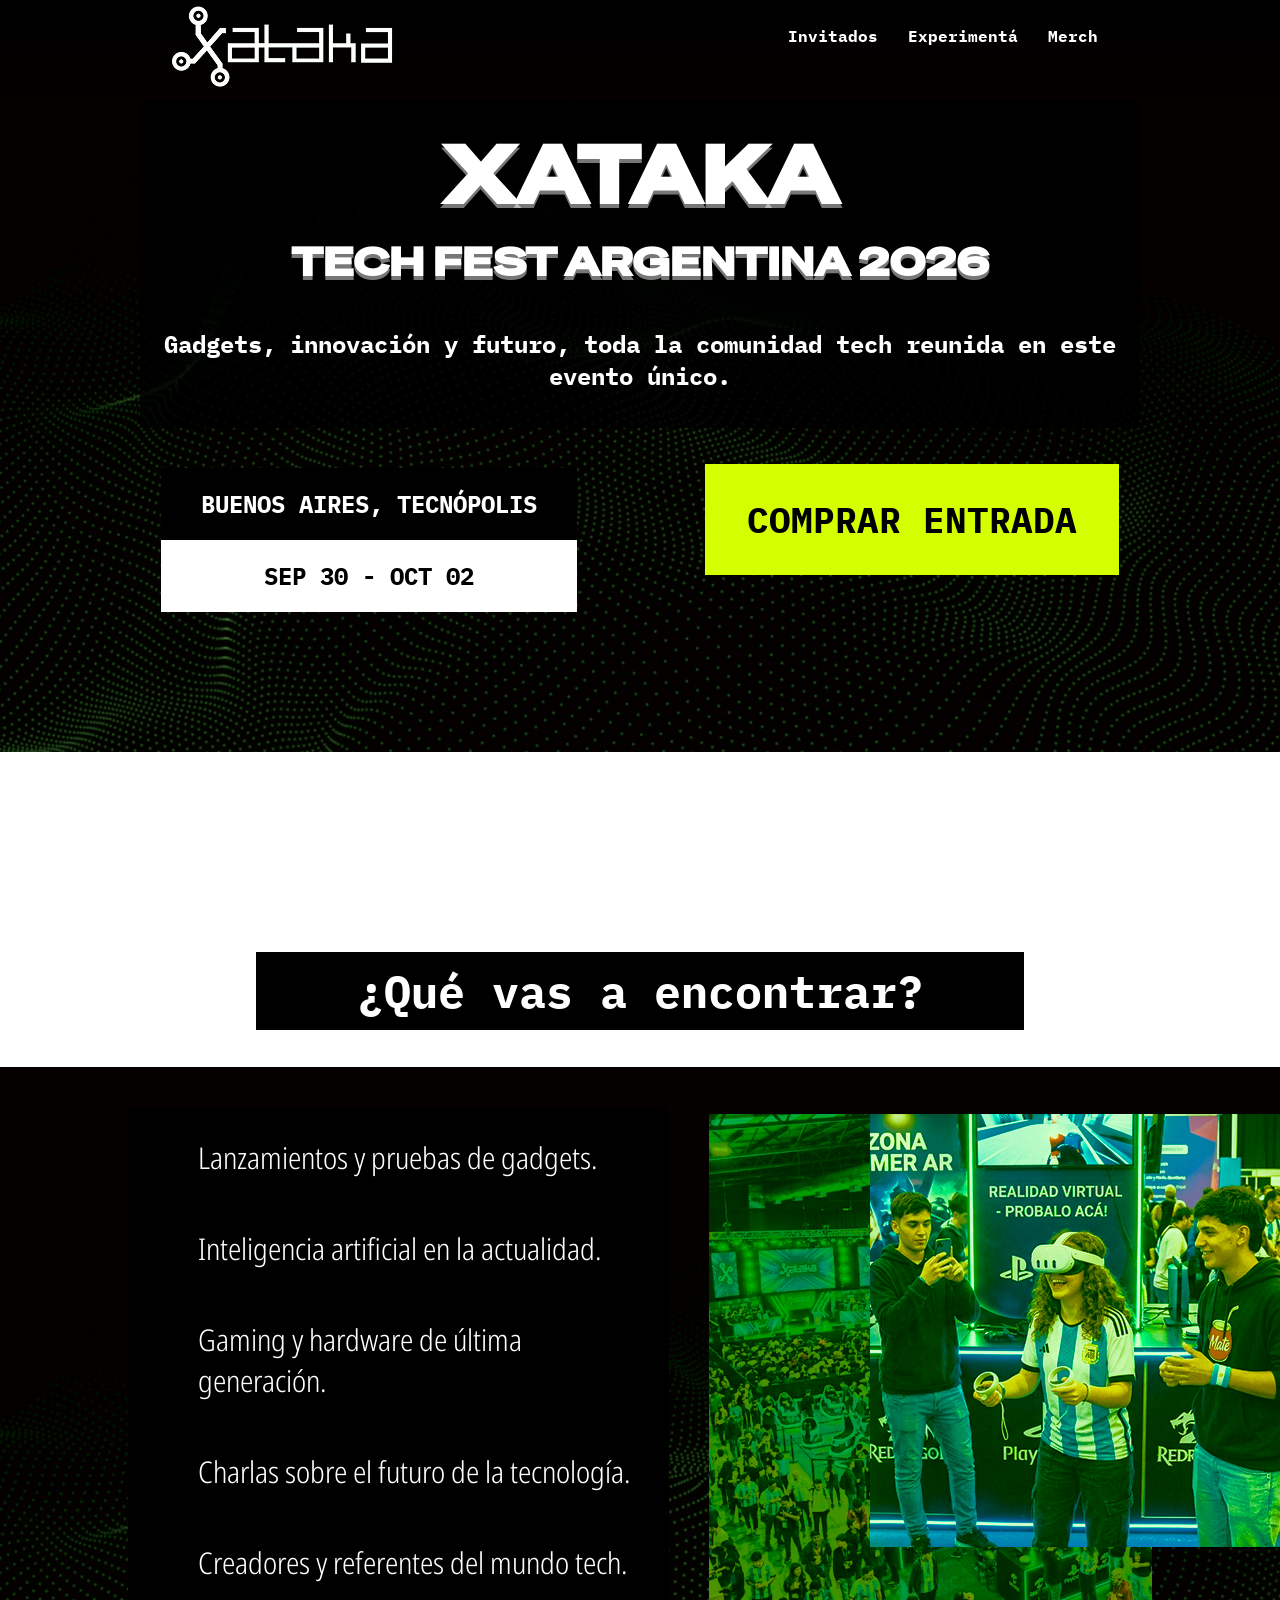
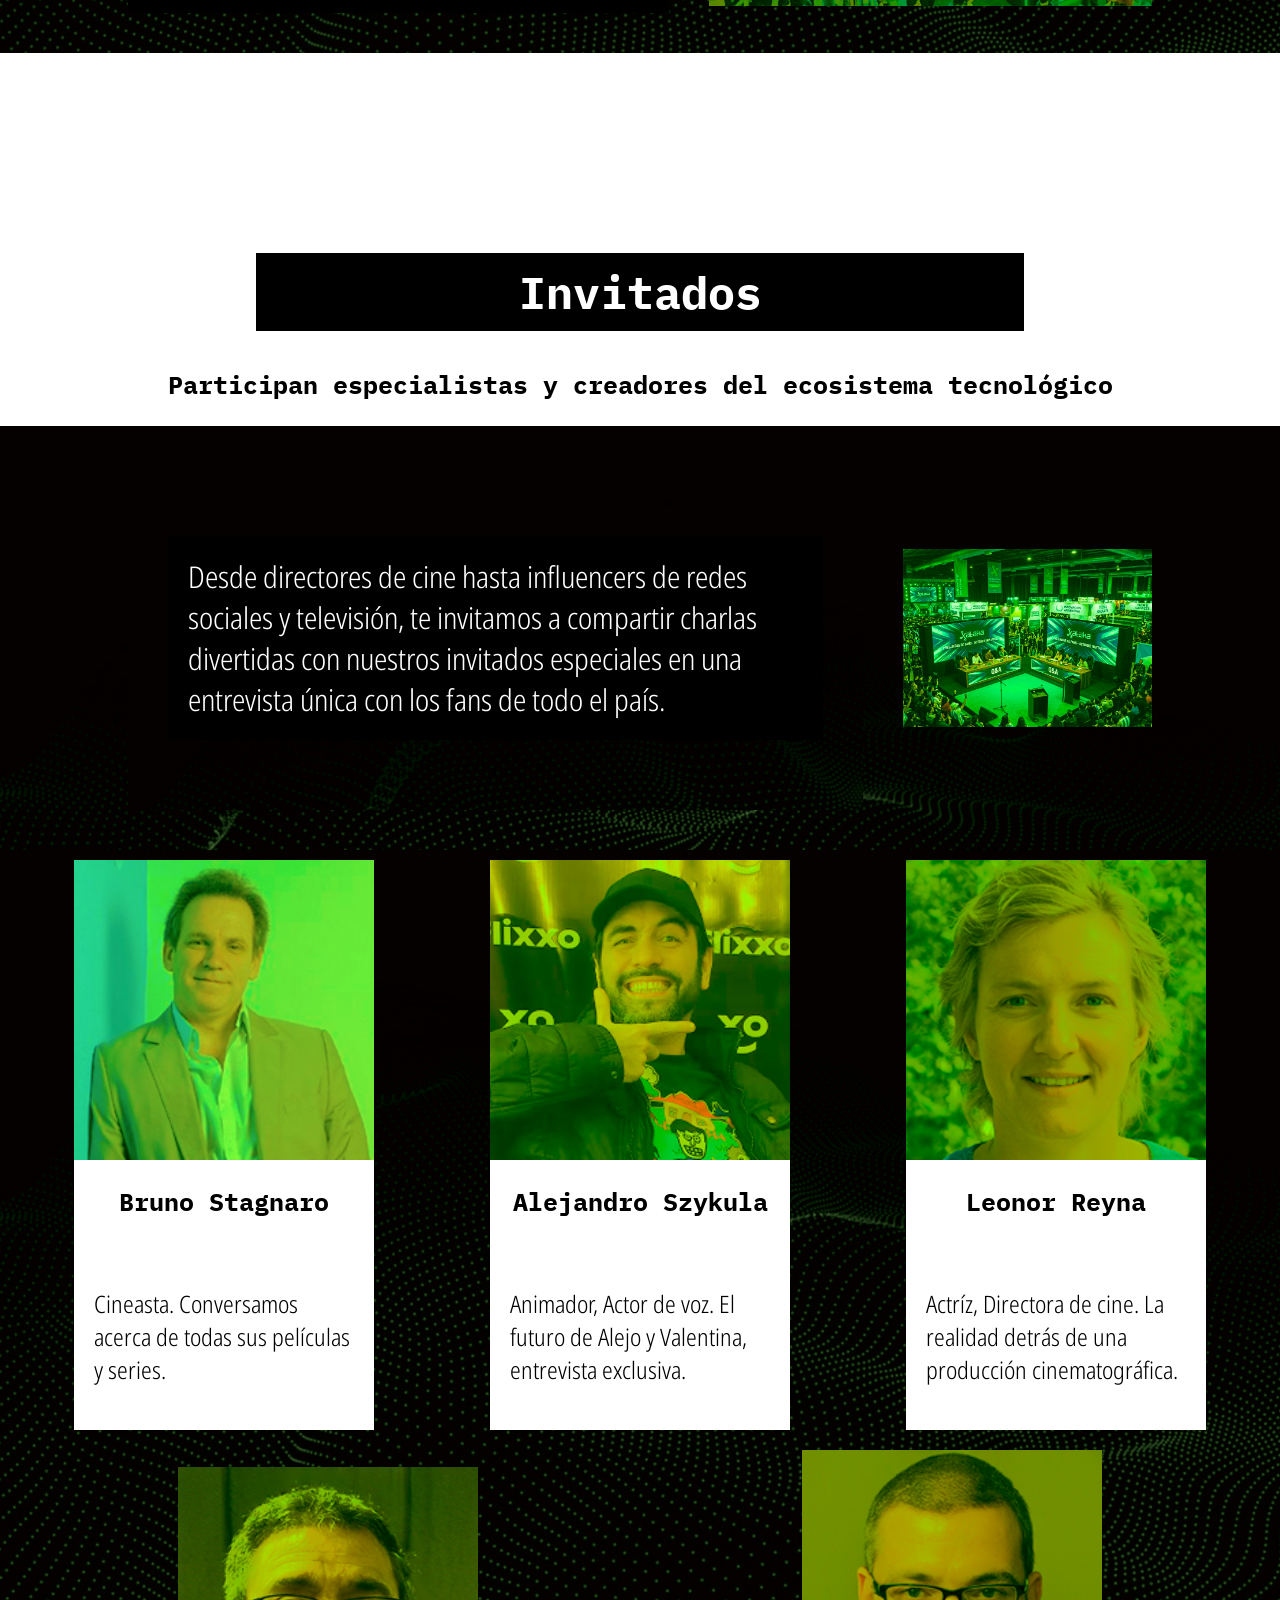
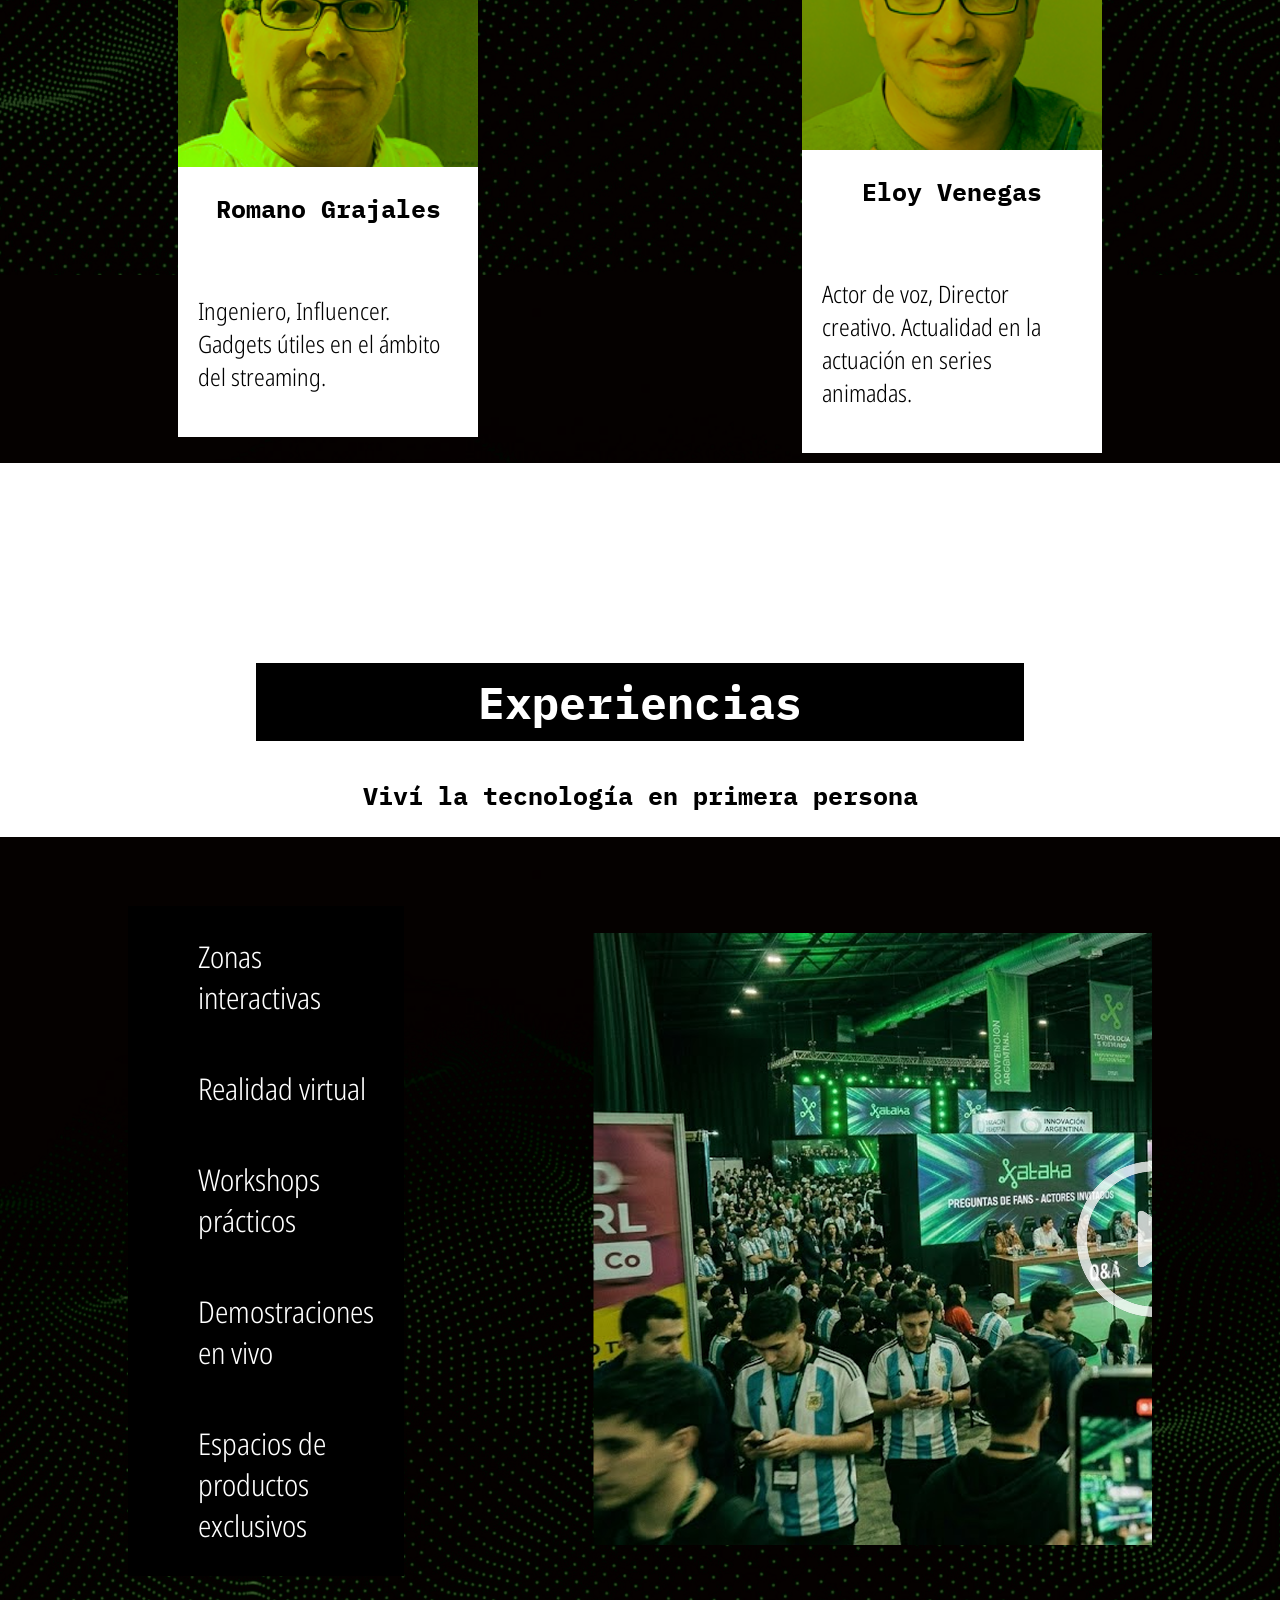
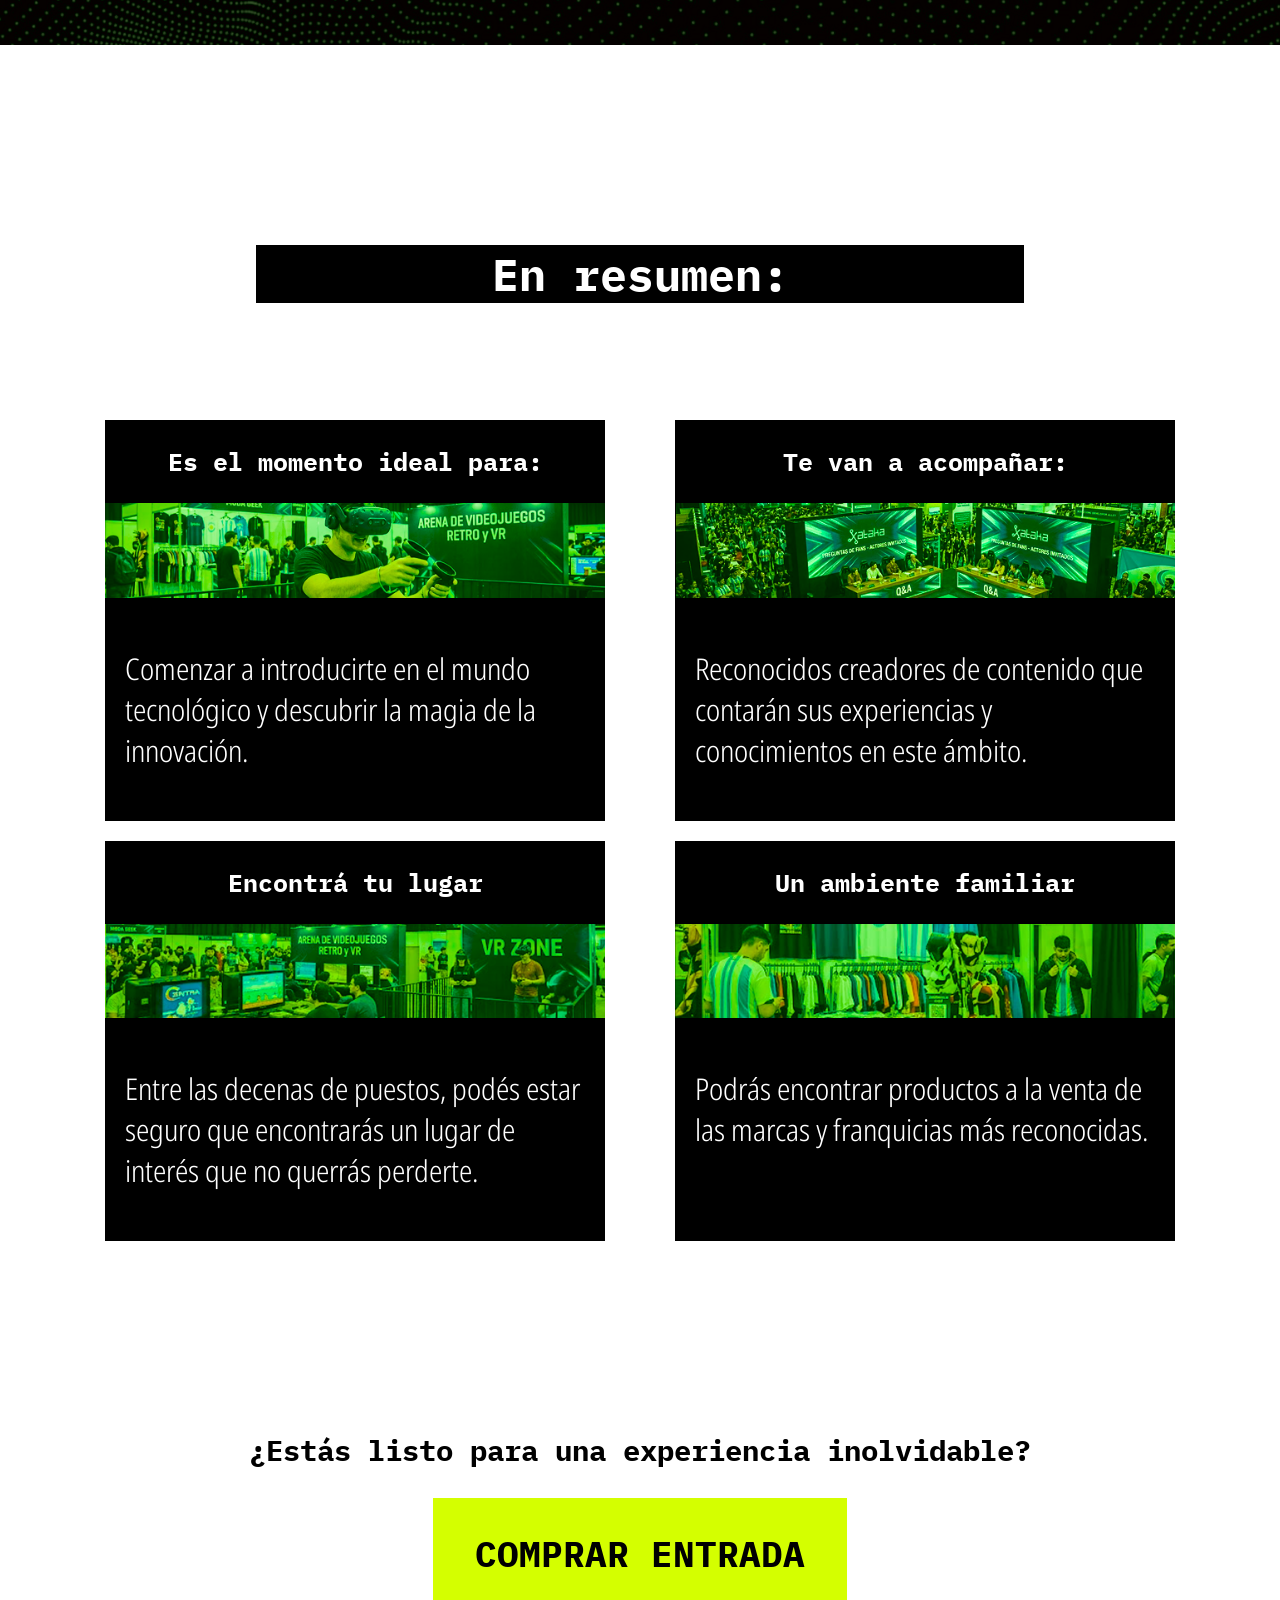
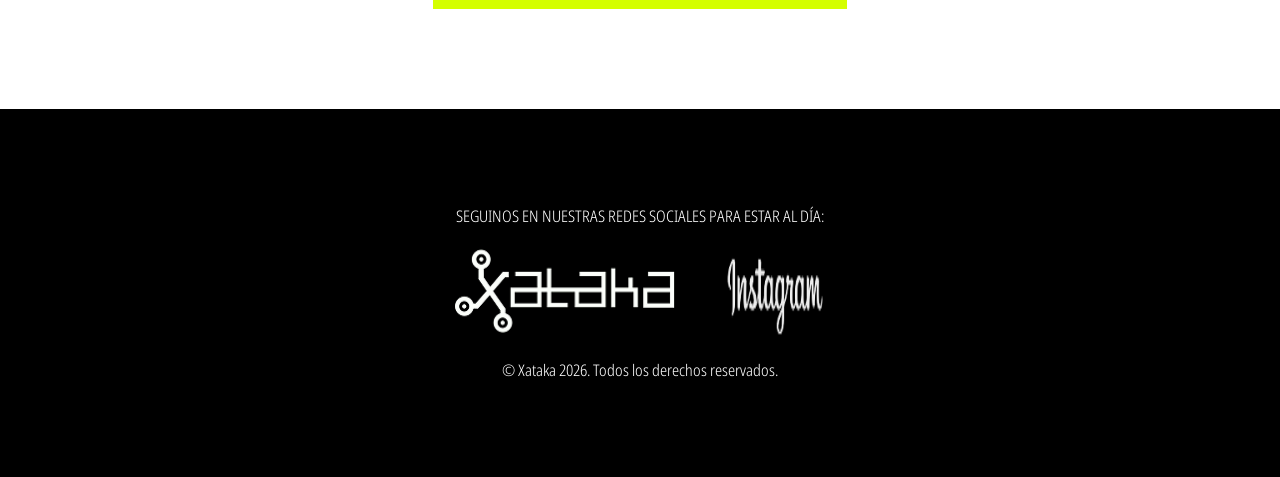
<file: TP1_Xataca-main/index.html>
<html lang="es">
    <head>
      <title>Xataka Tech Fest Argentina 2026</title>
      <meta charset="UTF-8" />
      <meta name="viewport" content="width=device-width, initial-scale=1.0" />
      <meta name="description" content="Xataca Tech Fest" />
      <link rel="stylesheet" href="estilos.css" />

      <meta name="viewport" content="width=device-width,initial-scale=1"/>
    </head>
    <body>
      <header class="portada">
        <nav>
          <a href="https://www.xataka.com/"
            ><img src="./Imágenes/xatala_logo.png" alt=""
          /></a>

          <ul>
            <li><a href="#Invitados">Invitados</a></li>
            <li><a href="#Experimentá">Experimentá</a></li>
            <li><a href="#Merch">Merch</a></li>
          </ul>
        </nav>

                <div class="título_fondo">
          <h1>XATAKA</h1>
          <h3>TECH FEST ARGENTINA 2026</h3>

          <h2>
            Gadgets, innovación y futuro, toda la comunidad tech reunida en este
            evento único.
          </h2>
        </div>

        <div class="div_ubicacionyboton">

            <div class="info">

              <div class="ubicacion">
                <h2>BUENOS AIRES, TECNÓPOLIS</h2>
              </div>

              <div class="fecha">
                <h2>SEP 30 - OCT 02</h2>
              </div>

            </div>

                        <div>
              <button class="boton" id="boton"><h2>COMPRAR ENTRADA</h2></button>
            </div>

        </div>
      </header>

      <!-- Inicia la sección de lo que podemos encontrar. -->
      <section>
        <div>
          <div class="fondo_negro_titulitos">
            <h2 id="Merch">¿Qué vas a encontrar?</h2>
          </div>

          <div class="fondo_portada">
            <ul class="fondo_negro listita">
              <li>Lanzamientos y pruebas de gadgets.</li>
              <li>Inteligencia artificial en la actualidad.</li>
              <li>Gaming y hardware de última generación.</li>
              <li>Charlas sobre el futuro de la tecnología.</li>
              <li>Creadores y referentes del mundo tech.</li>
            </ul>
            <div class="imagenes-seccion">
              <img src="Imágenes/image 9.png" alt="" class="tikita" />
              <img src="Imágenes/Encontrar.png" alt="" class="adaptables" />
            </div>
          </div>
        </div>
      </section>

      <!-- Inicia la sección de invitados. -->
      <section>
        <div>
          <div class="fondo_negro_titulitos">
            <h2 id="Invitados">
              Invitados
            </h2>
          </div>
          <h3>
            Participan especialistas y creadores del ecosistema tecnológico
          </h3>
          <div class="fondo_portada">
            <div class="cuadro_negro">
              <p>Desde directores de cine hasta influencers de redes sociales y televisión, te invitamos a compartir charlas divertidas con nuestros invitados especiales en una entrevista única con los fans de todo el país.</p>
            </div>
            <div class="imagenes-seccion">
              <img src="Imágenes/Invitados.png" alt="" class="adaptables" />
            </div>
          </div>
          <div class="cuadro_invitados">
            <div class="tarjeta_invitado">
              <img src="./Imágenes/bruno.png" alt="">
              <h3>Bruno Stagnaro</h3>
              <p>Cineasta. Conversamos acerca de todas sus películas y series.</p>
            </div>
            <div class="tarjeta_invitado">
              <img src="./Imágenes/ale.png" alt="">
              <h3>Alejandro Szykula</h3>
              <p>Animador, Actor de voz. El futuro de Alejo y Valentina, entrevista exclusiva.</p>
            </div>
            <div class="tarjeta_invitado">
              <img src="./Imágenes/leonor.png" alt="">
              <h3>Leonor Reyna</h3>
              <p>Actríz, Directora de cine. La realidad detrás de una producción cinematográfica.</p>
            </div>
            <div class="tarjeta_invitado">
              <img src="./Imágenes/romano.png" alt="">
              <h3>Romano Grajales</h3>
              <p>Ingeniero, Influencer. Gadgets útiles en el ámbito del streaming. </p>
            </div>
            <div class="tarjeta_invitado">
              <img src="./Imágenes/eloy.png" alt="">
              <h3>Eloy Venegas</h3>
              <p>Actor de voz, Director creativo. Actualidad en la actuación en series animadas.</p>
            </div>
          </div>
        </div>
      </section>

      <!-- Inicia la sección de experiencias. -->
      <section>
        <div>
          <div class="fondo_negro_titulitos">
            <h2 id="Experimentá">Experiencias</h2>
          </div>
          <h3>Viví la tecnología en primera persona</h3>
          <div class="fondo_portada">
            <ul class="fondo_negro listita">
              <li>Zonas interactivas</li>
              <li>Realidad virtual</li>
              <li>Workshops prácticos</li>
              <li>Demostraciones en vivo</li>
              <li>Espacios de productos exclusivos</li>
            </ul>

            <ul class="carrusel">
              <li><img src="Imágenes/carrusel_prueba.png" alt="" /></li>
              <li><img src="Imágenes/carrusel_prueba.png" alt="" /></li>
            </ul>
          </div>
        </div>
      </section>

         <div class="fondo_negro_titulitos">
            <h2>
              En resumen:
            </h2>
          </div>

      <!-- Inicia la sección de bullets. -->
      <section class="contenedor-tarjeta">
        <div class="fondo_negro tarjeta">
          <div>
            <h3>Es el momento ideal para:</h3>
          </div>
          <div>
            <img src="./Imágenes/Ideal_img.png" alt="" />
          </div>

          <p>
            Comenzar a introducirte en el mundo tecnológico y descubrir la magia
            de la innovación.
          </p>
        </div>

        <!-- Inicia el párrafo de acompañar. -->

        <div class="fondo_negro tarjeta">
          <div>
            <h3>Te van a acompañar:</h3>
          </div>
          <div>
            <img src="./Imágenes/Acompañar_img.png" alt="" />
          </div>

          <p>
            Reconocidos creadores de contenido que contarán sus experiencias y
            conocimientos en este ámbito.
          </p>
        </div>

        <!-- Inicia el párrafo de lugar. -->

        <div class="fondo_negro tarjeta">
          <div>
            <h3>Encontrá tu lugar</h3>
          </div>
          <div>
            <img src="./Imágenes/Lugar.png" alt="" />
          </div>
          <p>
            Entre las decenas de puestos, podés estar seguro que encontrarás un
            lugar de interés que no querrás perderte.
          </p>
        </div>

        <!-- Inicia el párrafo de ambiente familiar. -->

        <div class="fondo_negro tarjeta">
          <div>
            <h3>Un ambiente familiar</h3>
          </div>
          <div>
            <img src="./Imágenes/Ambiente_img.png" alt="" />
          </div>
          <p>
            Podrás encontrar productos a la venta de las marcas y franquicias
            más reconocidas.
          </p>
        </div>
      </section>

             <div class="div_botonbajo">
        <h3>¿Estás listo para una experiencia inolvidable?</h3>
        <button class="boton" id="boton"><h2>COMPRAR ENTRADA</h2></button>
      </div>

       <div class="modal" id="modal">

        <span class="cerrao">&times;</span>

          <form id="form">
          <h2>Registrá tus datos para comprar tu entrada</h2>
          <label for="Nombre">Nombre</label>
          <input
            type="text"
            name="Nombre"
            id="Nombre"
            placeholder="Escribir nombre..."
            required
          />

          <label for="Apellido">Apellido</label>
          <input
            type="text"
            name="Apellido"
            id="Apellido"
            placeholder="Escribir apellido..."
            required
          />

          <label for="Edad">Edad</label>
          <input
            type="number"
            name="Edad"
            id="Edad"
            min="0"
            max="120"
            required
          />

          <label for="email">Email</label>
          <input
            type="email"
            name="email"
            id="email"
            placeholder="Escribir correo electrónico..."
            required
          />

          <label for="teléfono">Número de teléfono</label>
          <input
            type="tel"
            name="teléfono"
            id="teléfono"
            placeholder="Número de teléfono"
          />

          <label for="Cantidad de entradas">Cantidad de entradas</label>
          <input
            type="number"
            name="Cantidad de entradas"
            id="Cantidad de entradas"
            min="0"
            max="120"
            required
          />

                  <input type="submit" id="boton-enviar" value="Comprar entrada"/>


        <input type="reset" id="boton-borrar" value="Borrar" />
        </form>

              <div class="mensajito escondidito" id="mensajito">
        <p>
          Gracias <span id="Nombre-placeholder">Nombre</span>
          <span id="Apellido-placeholder">Apellido</span>, por dejar tus datos
          bancarios a <span id="email-placeholder">correo</span>:DDD
        </p>
      </div>

        </div>
      </section>

      <!-- Falta edad, cantidad de entradas, arreglar lo del teléfono y no sé qué más. -->

           <script src="./papasfritas.js"></script>
     <footer>
        <p>SEGUINOS EN NUESTRAS REDES SOCIALES PARA ESTAR AL DÍA:</p>
        <div>
          <a href="https://www.xataka.com/"><img src="./Imágenes/xatala_logo.png" alt="" class="img-uniformeuno"></a>
          <a href=""><img src="./Imágenes/instagram.png" alt="" class="img-uniformedos"></a>

        </div>
        <p>&copy; Xataka 2026. Todos los derechos reservados.</p>
      </footer>
    </body>
</html>
</file>
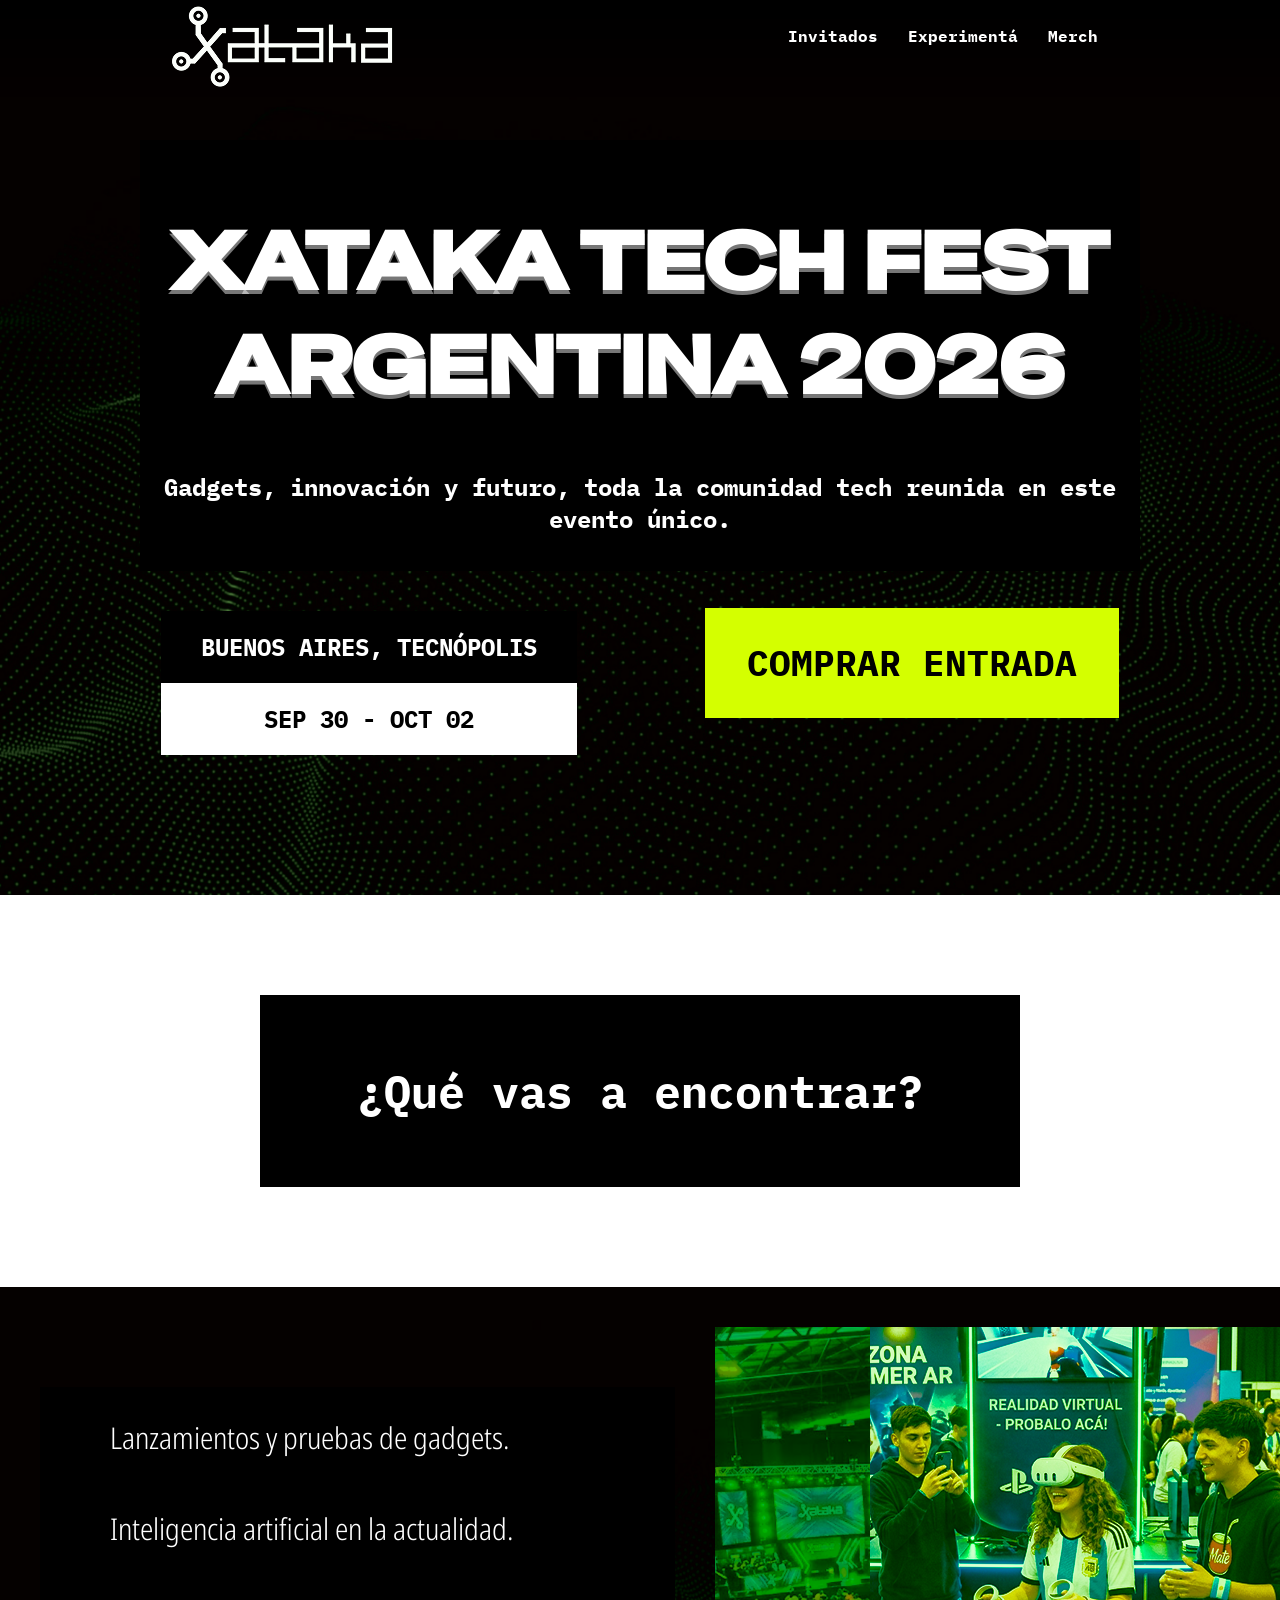
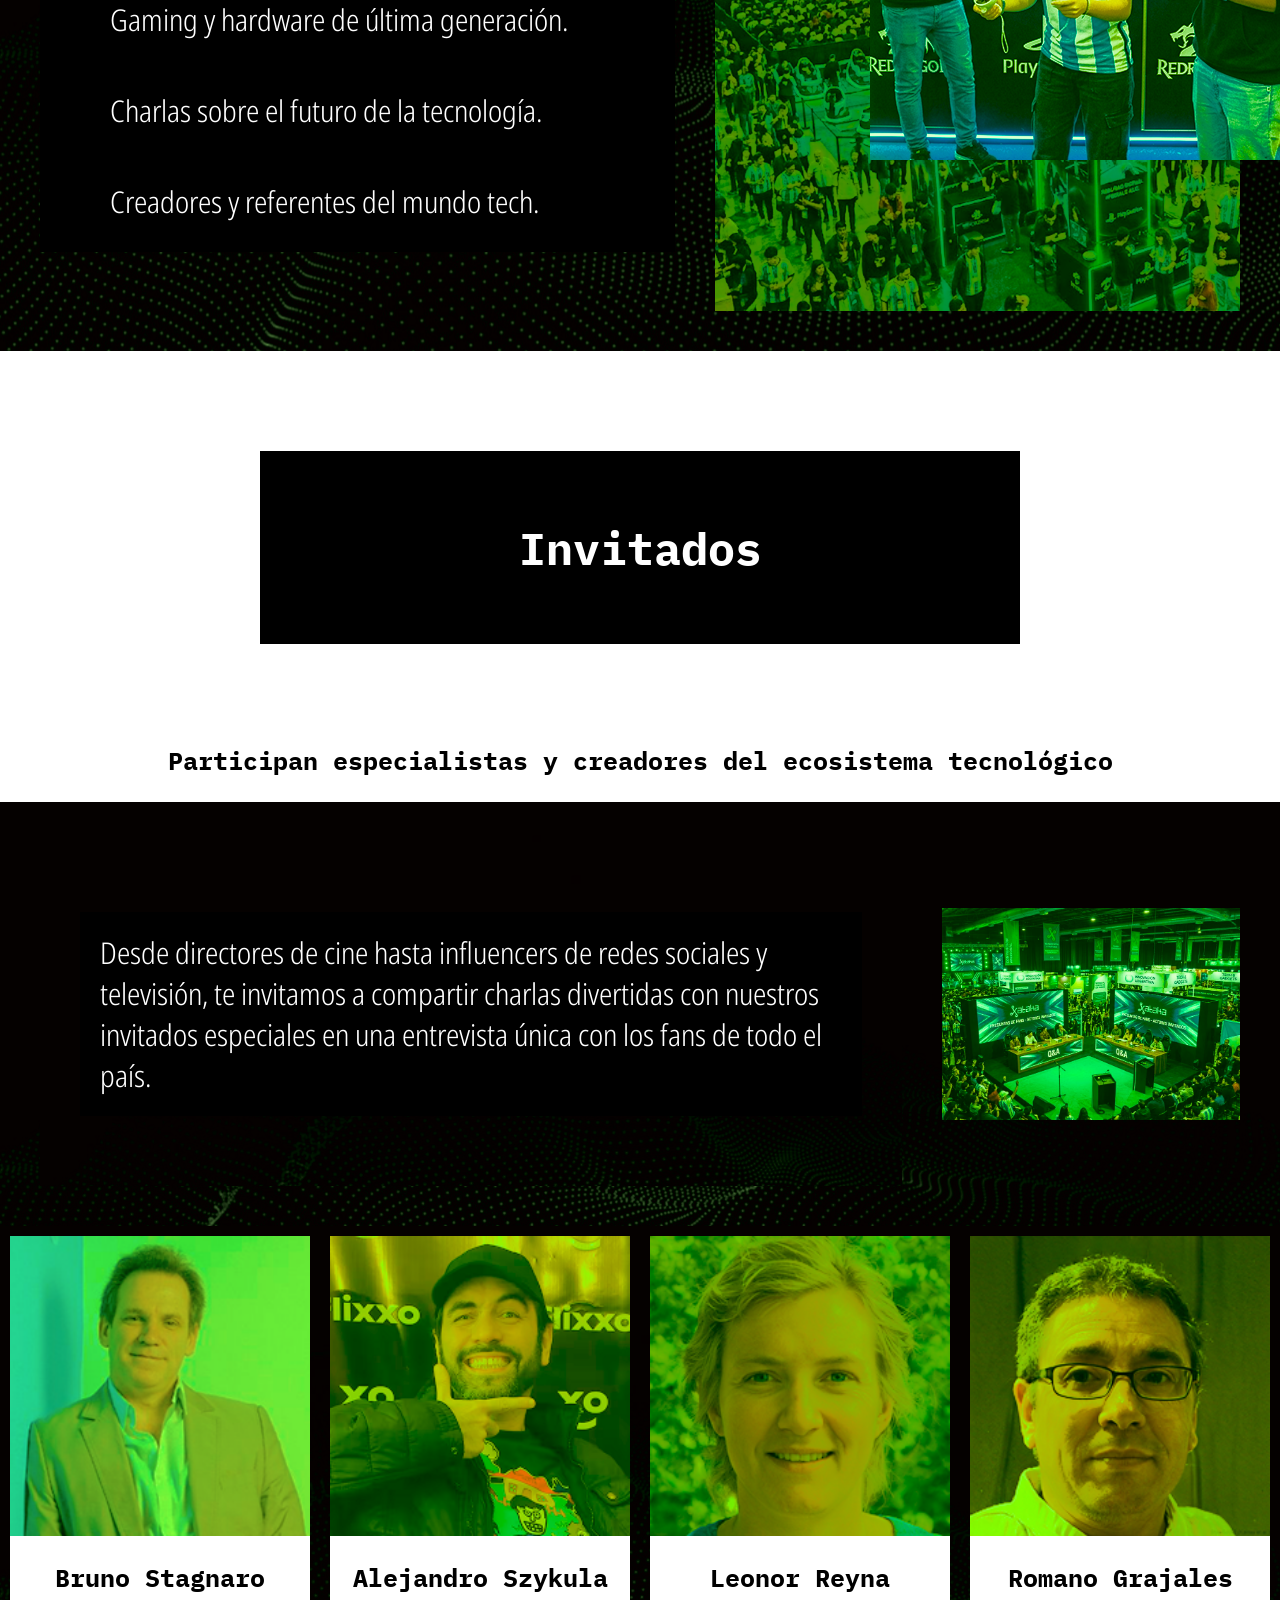
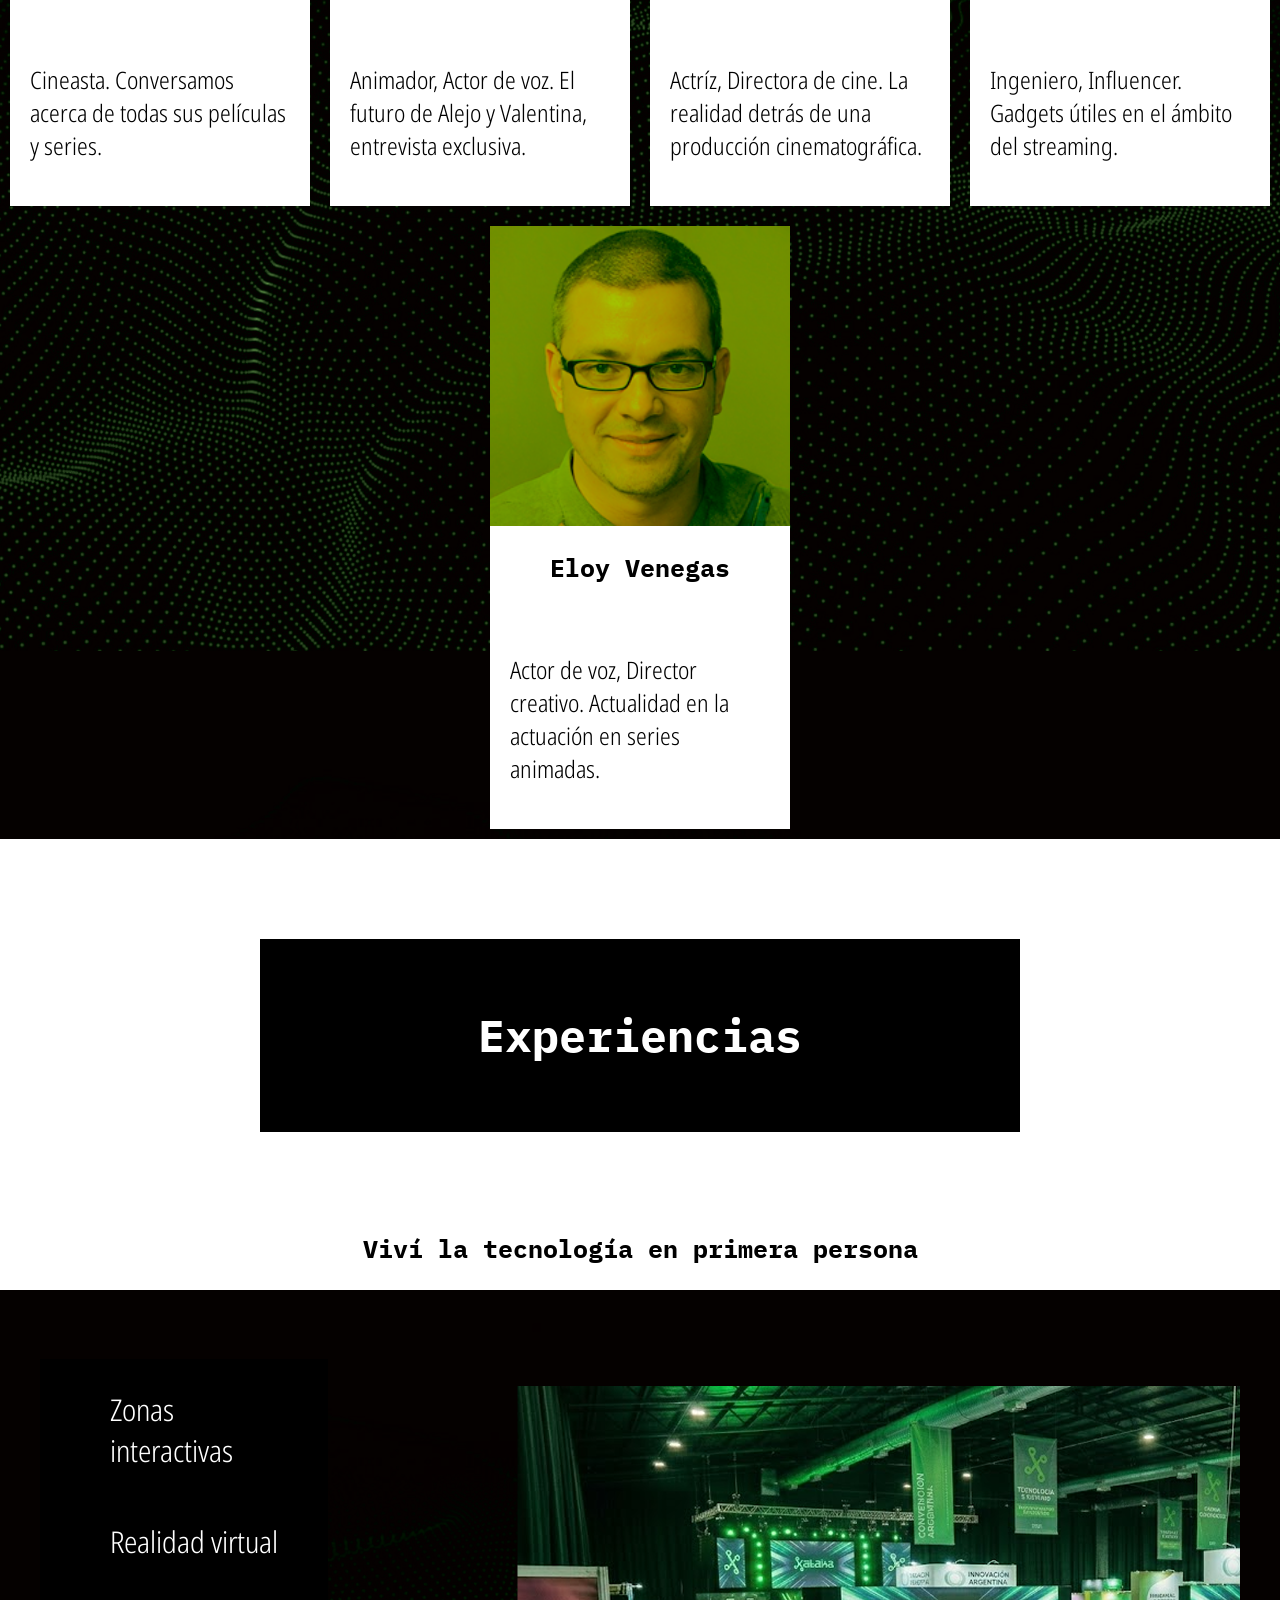
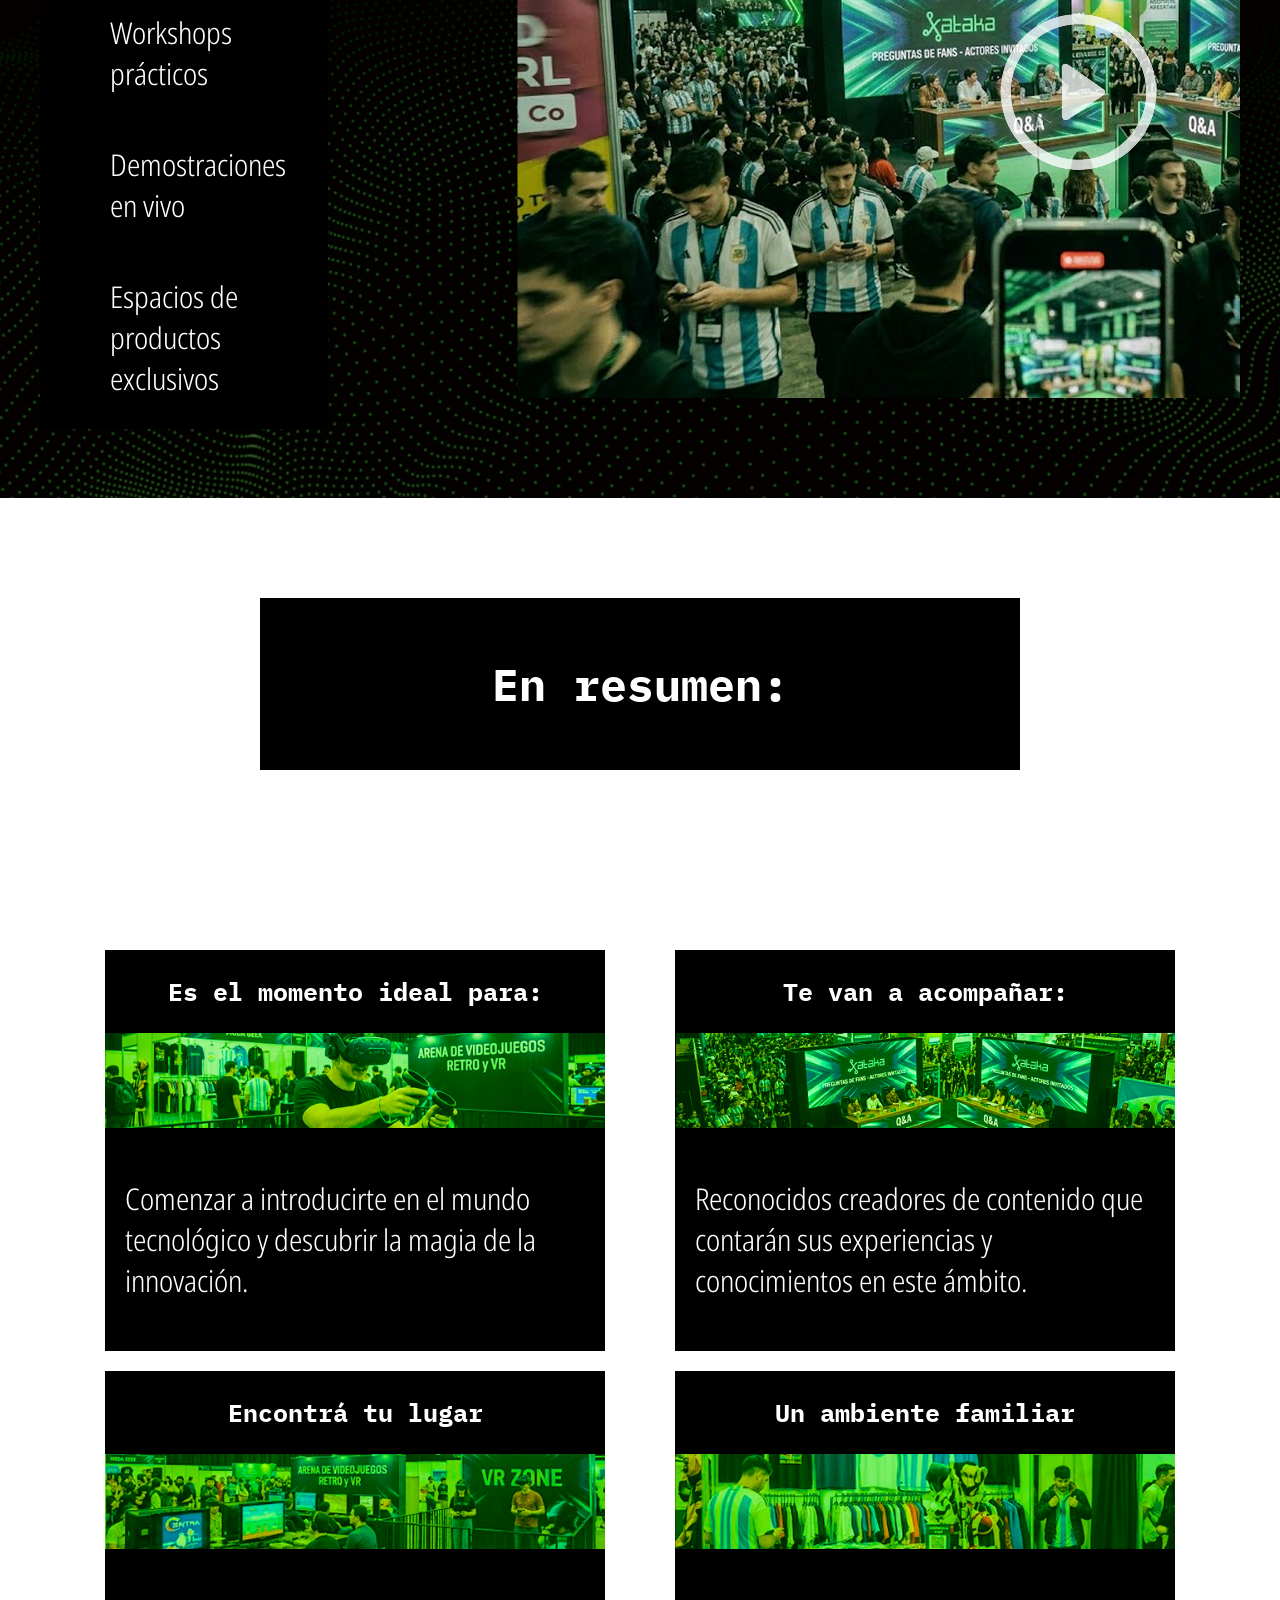
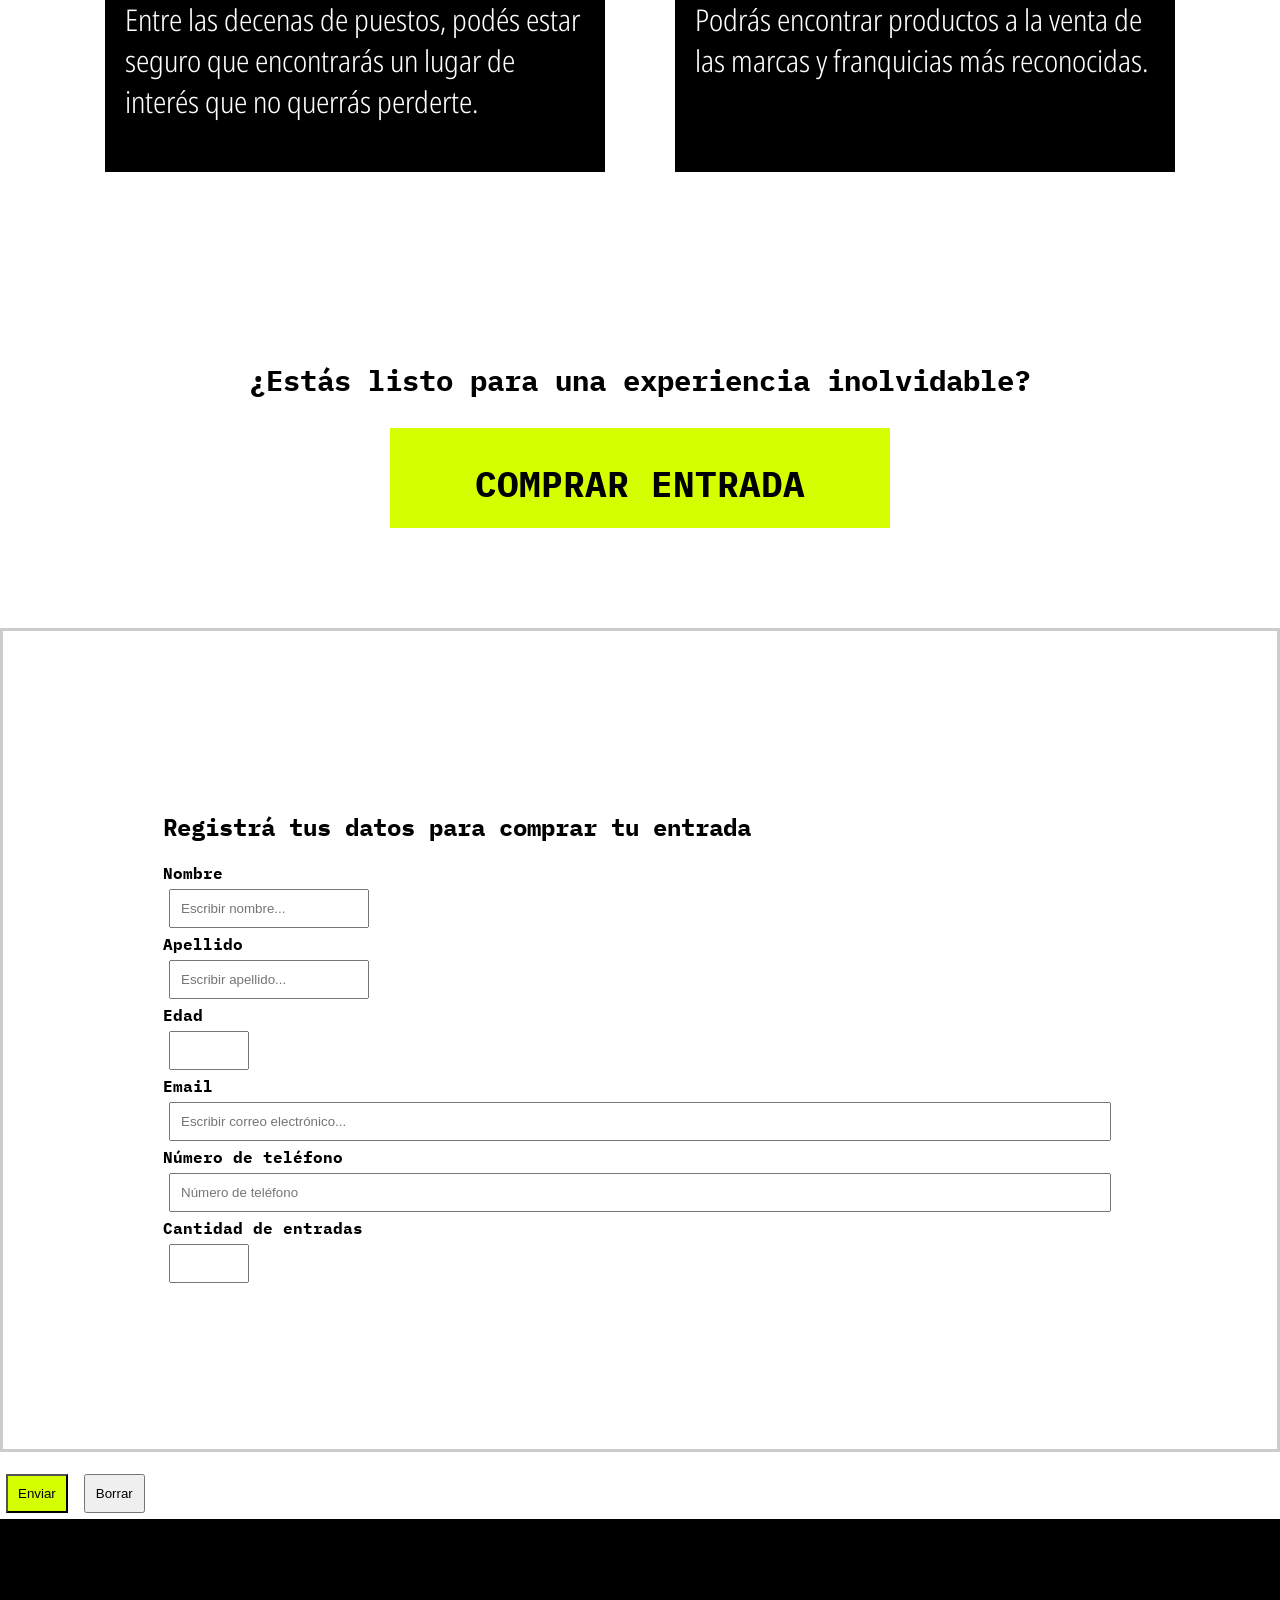
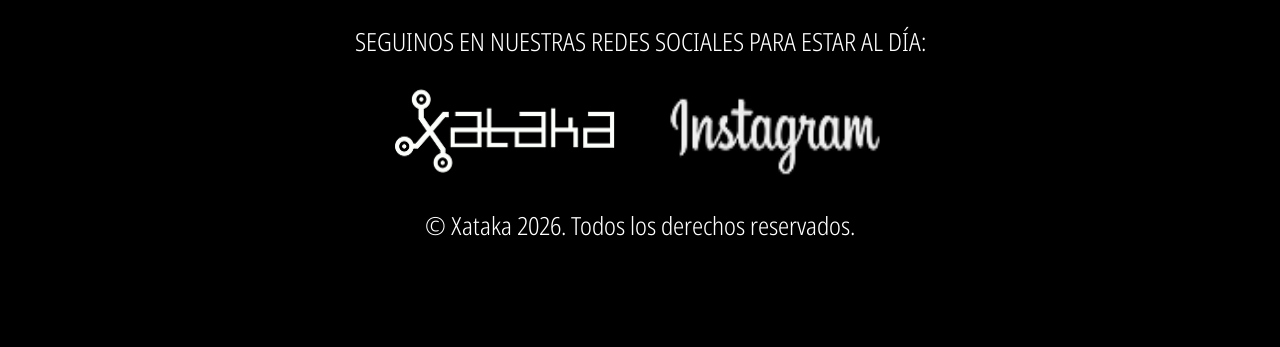
<file: TP1_Xataca-main/TP1_Xataca-main/index.html>
<html>
  <html lang="es">
    <head>
      <title>Xataka Tech Fest Argentina 2026</title>
      <meta charset="UTF-8" />
      <meta name="viewport" content="width=device-width, initial-scale=1.0" />
      <meta name="description" content="Xataca Tech Fest" />
      <link rel="stylesheet" href="estilos.css" />
    </head>
    <body>
      <header class="portada">
        <nav>
          <a href="https://www.xataka.com/"
            ><img src="./Imágenes/xatala_logo.png" alt=""
          /></a>

          <ul>
            <li><a href="#Invitados">Invitados</a></li>
            <li><a href="#Experimentá">Experimentá</a></li>
            <li><a href="#Merch">Merch</a></li>
          </ul>
        </nav>

        <div class="título_fondo">
          <h1>XATAKA TECH FEST ARGENTINA 2026</h1>

          <h2>
            Gadgets, innovación y futuro, toda la comunidad tech reunida en este
            evento único.
          </h2>
        </div>

        <div class="div_ubicacionyboton">

            <div class="info">

              <div class="ubicacion">
                <h2>BUENOS AIRES, TECNÓPOLIS</h2>
              </div>

              <div class="fecha">
                <h2>SEP 30 - OCT 02</h2>
              </div>

            </div>  

            <div>
              <button class="boton"><h2>COMPRAR ENTRADA</h2></button>
            </div>

        </div>
      </header>

      <!-- Inicia la sección de lo que podemos encontrar. -->
      <section>
        <div>
          <div class="fondo_negro titulitos">
            <h2>¿Qué vas a encontrar?</h2>
          </div>

          <div class="fondo_portada">
            <ul class="fondo_negro listita">
              <li>Lanzamientos y pruebas de gadgets.</li>
              <li>Inteligencia artificial en la actualidad.</li>
              <li>Gaming y hardware de última generación.</li>
              <li>Charlas sobre el futuro de la tecnología.</li>
              <li>Creadores y referentes del mundo tech.</li>
            </ul>
            <div class="imagenes-seccion">
              <img src="Imágenes/image 9.png" alt="" class="tikita" />
              <img src="Imágenes/Encontrar.png" alt="" class="adaptables" />
            </div>
          </div>
        </div>
      </section>

      <!-- Inicia la sección de invitados. -->
      <section>
        <div>
          <div class="fondo_negro titulitos">
            <h2 id="Invitados">
              Invitados
            </h2>
          </div>
          <h3>
            Participan especialistas y creadores del ecosistema tecnológico
          </h3>
          <div class="fondo_portada">
            <div class="cuadro_negro">
              <p>Desde directores de cine hasta influencers de redes sociales y televisión, te invitamos a compartir charlas divertidas con nuestros invitados especiales en una entrevista única con los fans de todo el país.</p>
            </div>
            <div class="imagenes-seccion">
              <img src="Imágenes/Invitados.png" alt="" class="adaptables" />
            </div>
          </div>
          <div class="cuadro_invitados">
            <div class="tarjeta_invitado">
              <img src="./Imágenes/bruno.png" alt="">
              <h3>Bruno Stagnaro</h3>
              <p>Cineasta. Conversamos acerca de todas sus películas y series.</p>
            </div>
            <div class="tarjeta_invitado">
              <img src="./Imágenes/ale.png" alt="">
              <h3>Alejandro Szykula</h3>
              <p>Animador, Actor de voz. El futuro de Alejo y Valentina, entrevista exclusiva.</p>
            </div>
            <div class="tarjeta_invitado">
              <img src="./Imágenes/leonor.png" alt="">
              <h3>Leonor Reyna</h3>
              <p>Actríz, Directora de cine. La realidad detrás de una producción cinematográfica.</p>
            </div>
            <div class="tarjeta_invitado">
              <img src="./Imágenes/romano.png" alt="">
              <h3>Romano Grajales</h3>
              <p>Ingeniero, Influencer. Gadgets útiles en el ámbito del streaming. </p>
            </div>
            <div class="tarjeta_invitado">
              <img src="./Imágenes/eloy.png" alt="">
              <h3>Eloy Venegas</h3>
              <p>Actor de voz, Director creativo. Actualidad en la actuación en series animadas.</p>
            </div>
          </div>
        </div>
      </section>

      <!-- Inicia la sección de experiencias. -->
      <section>
        <div>
          <div class="fondo_negro titulitos">
            <h2 id="Experimentá">Experiencias</h2>
          </div>
          <h3>Viví la tecnología en primera persona</h3>
          <div class="fondo_portada">
            <ul class="fondo_negro listita">
              <li>Zonas interactivas</li>
              <li>Realidad virtual</li>
              <li>Workshops prácticos</li>
              <li>Demostraciones en vivo</li>
              <li>Espacios de productos exclusivos</li>
            </ul>

            <ul class="carrusel">
              <li><img src="Imágenes/carrusel_prueba.png" alt="" /></li>
              <li><img src="Imágenes/carrusel_prueba.png" alt="" /></li>
            </ul>
          </div>
        </div>
      </section>

      <div class="fondo_negro titulitos">
            <h2 id="Invitados">
              En resumen:
            </h2>
          </div>

      <!-- Inicia la sección de bullets. -->
      <section class="contenedor-tarjeta">
        <div class="fondo_negro tarjeta">
          <div>
            <h3>Es el momento ideal para:</h3>
          </div>
          <div>
            <img src="./Imágenes/Ideal_img.png" alt="" />
          </div>

          <p>
            Comenzar a introducirte en el mundo tecnológico y descubrir la magia
            de la innovación.
          </p>
        </div>

        <!-- Inicia el párrafo de acompañar. -->

        <div class="fondo_negro tarjeta">
          <div>
            <h3>Te van a acompañar:</h3>
          </div>
          <div>
            <img src="./Imágenes/Acompañar_img.png" alt="" />
          </div>

          <p>
            Reconocidos creadores de contenido que contarán sus experiencias y
            conocimientos en este ámbito.
          </p>
        </div>

        <!-- Inicia el párrafo de lugar. -->

        <div class="fondo_negro tarjeta">
          <div>
            <h3>Encontrá tu lugar</h3>
          </div>
          <div>
            <img src="./Imágenes/Lugar.png" alt="" />
          </div>
          <p>
            Entre las decenas de puestos, podés estar seguro que encontrarás un
            lugar de interés que no querrás perderte.
          </p>
        </div>

        <!-- Inicia el párrafo de ambiente familiar. -->

        <div class="fondo_negro tarjeta">
          <div>
            <h3>Un ambiente familiar</h3>
          </div>
          <div>
            <img src="./Imágenes/Ambiente_img.png" alt="" />
          </div>
          <p>
            Podrás encontrar productos a la venta de las marcas y franquicias
            más reconocidas.
          </p>
        </div>
      </section>

      <div class="div_botonbajo">
        <h3>¿Estás listo para una experiencia inolvidable?</h3>
        <button class="boton"  style="width: 500px; height: 100px;"><h2>COMPRAR ENTRADA</h2></button>
      </div>


          <form id="form">
            <h2>Registrá tus datos para comprar tu entrada</h2>
          <label for="Nombre">Nombre</label>
          <input
            type="text"
            name="Nombre"
            id="Nombre"
            placeholder="Escribir nombre..."
            required
          />

          <label for="Apellido">Apellido</label>
          <input
            type="text"
            name="Apellido"
            id="Apellido"
            placeholder="Escribir apellido..."
            required
          />

          <label for="Edad">Edad</label>
          <input
            type="number"
            name="Edad"
            id="Edad"
            min="0"
            max="120"
            required
          />

          <label for="email">Email</label>
          <input
            type="email"
            name="email"
            id="email"
            placeholder="Escribir correo electrónico..."
            required
          />

          <label for="teléfono">Número de teléfono</label>
          <input
            type="tel"
            name="teléfono"
            id="teléfono"
            placeholder="Número de teléfono"
          />

          <label for="Cantidad de entradas">Cantidad de entradas</label>
          <input
            type="number"
            name="Cantidad de entradas"
            id="Cantidad de entradas"
            min="0"
            max="120"
            required
          />
        </form>

        <input type="submit" id="boton-enviar" value="Enviar" />

        <input type="reset" id="boton-borrar" value="Borrar" />
      </section>

      <!-- Falta edad, cantidad de entradas, arreglar lo del teléfono y no sé qué más. -->

           <script src="./papasfritas.js"></script>

      <section class="mensajito escondidito" id="mensajito">
        <p>
          Gracias <span id="Nombre-placeholder">Nombre</span>
          <span id="Apellido-placeholder">Apellido</span>, por dejar tus datos
          bancarios a <span id="email-placeholder">correo</span>:DDD
        </p>
      </section>
      <footer>
        <p>SEGUINOS EN NUESTRAS REDES SOCIALES PARA ESTAR AL DÍA:</p>
        <div>
          <a href="https://www.xataka.com/"><img src="./Imágenes/xatala_logo.png" alt="" class="img-uniforme"></a>
          <a href=""><img src="./Imágenes/instagram.png" alt="" class="img-uniforme"></a>

        </div>
        <p>&copy; Xataka 2026. Todos los derechos reservados.</p>
      </footer>
    </body>
  </html>
</html>
</file>
<file: TP1_Xataca-main/estilos.css>
@font-face {
  font-family: "IBM Plex Mono";
  src: url("./Fuentes/IBMPlexMono-Bold.ttf");
}

@font-face {
  font-family: "Special Gothic Expanded One";
  src: url("./Fuentes/SpecialGothicExpandedOne-Regular.ttf");
}

@font-face {
  font-family: "Noto Sans Condensed Light";
  src: url("./Fuentes/NotoSans_Condensed-Light.ttf");
}

body {
  padding: 0;
  margin: 0;
}

header {
  padding: 140px;
}

.boton {
  background-color: #d4ff00;
  border-color: transparent;
  font-weight: bold;
  font-size: 24px;
  cursor: pointer;
  padding: 0px 40px;
}

.div_boton {
  text-align: center;
}

.boton:hover {
  color: #fff;
  background-color: #627600;
}

.modal {
  display: none;
  position: fixed;
  z-index: 1;
  left: 0;
  top: 0;
  width: 80%;
  height: 80%;
  overflow: auto;
  background-color: rgb(255, 255, 255);
}

.cerrao {
  color: #aaa;
  float: right;
  font-size: 28px;
  font-weight: bold;
}

.cerrao:hover {
  color: #000;
  text-decoration: none;
  cursor: pointer;
}

.div_botonbajo {
  display: flex;
  flex-direction: column;
  align-content: space-around;
  align-items: center;
  padding-top: 80px;
  text-align: center;
  font-size: 25px;
  padding-bottom: 100px;
}

.título_fondo {
  background-color: rgba(0, 0, 0, 0.815);
  padding: 16px;
}

.info {
  display: flex;
  flex-direction: row;
  align-content: space-around;
  margin-top: 40px;
}

.ubicacion {
  background-color: #fff;
  color: #000;
  padding: 0px 40px;
  width: auto;
}

.fecha {
  background-color: black;
  color: #fff;
  padding: 0px 40px;
  width: auto;
}

.div_ubicacionyboton div {
  flex-direction: column;
}

.div_ubicacionyboton {
  display: flex;
  flex-direction: row;
  justify-content: center;
  align-content: space-evenly;
  gap: 10vw;
  align-items: center;
  width: 100%;
}

header h1 {
  font-family: "Special Gothic Expanded One";
  font-size: 80px;
  text-shadow: #ffffff77 0px 4px 0px;
  margin-bottom: 8px;
  margin-top: 8px;
}

section h2 {
  padding: 10px;
}

section div h3 {
  text-align: center;
  font-size: 25px;
}

ul {
  list-style: none;
}

li {
  padding: 20px;
  margin: 10px;
}

h1,
h2,
h3 {
  font-family: "IBM Plex Mono";
}

.fondo_negro_titulitos {
  text-align: center;
  margin-top: 200px;
  margin-inline: 20%;
  font-size: 30px;
  color: #fff;
  background-color: #000;
}

header h3 {
  font-size: 40px;
  font-family: "Special Gothic Expanded One";
  text-shadow: #ffffff77 0px 4px 0px;
  margin-top: 0px;
}

div.fondo_negro,
ul.fondo_negro {
  background-color: #000;
  color: #fff;
  font-family: "Noto Sans Condensed Light";
  font-size: 30px;
}

nav {
  position: fixed;
  top: 0;
  left: 0;
  width: 100%;
  background-image: linear-gradient(black, transparent);
  z-index: 1;
  display: flex;
  justify-content: space-around;
}

nav a {
  color: #fff;
  display: flex;
  text-align: center;
  text-decoration: none;
}

nav ul {
  font-family: "IBM Plex Mono";
  font-weight: bold;
}

nav a:hover {
  color: #d4ff00;
}

nav li {
  padding: 0%;
  display: inline-block;
}

section p {
  font-family: "Noto Sans Condensed Light";
  color: #fff;
  background-color: #000;
  padding: 20px;
}

.portada {
  background-image: url("./Imágenes/fondo_header.png");
  background-repeat: no-repeat;
  background-position: center center;
  background-size: cover;
  background-attachment: fixed;
  color: #fff;
  text-align: center;
  padding-top: 100px;
}

.fondo_portada {
  padding: 40px 10%;
  background-image: url("./Imágenes/fondo_header.png");
  display: flex;
  align-items: center;
  gap: 40px;
}

.cuadro_negro {
  padding: 40px;
  background-image: url("./Imágenes/fondo_header.png");
  color: #fff;
  background-color: #000;
  font-size: 30px;
}

.cuadro_invitados {
  display: flex;
  flex-direction: row;
  justify-content: space-around;
  align-items: center;
  background-image: url("./Imágenes/fondo_header.png");
  flex-wrap: wrap;
  padding: 0px 16px;
}

.tarjeta_invitado {
  background-color: #fff;
  width: 300px;
  margin: 10px;
  display: flex;
  flex-direction: column;
  align-items: center;
  justify-content: space-between;
}

.tarjeta_invitado img {
  width: 100%;
}

.tarjeta_invitado p {
  background-color: #fff;
  color: #000;
  font-size: 24px;
}

.imagenes-seccion {
  display: flex;
  gap: 20px;
}

.listita {
  margin: 0;
  width: 800px;
}

ul.carrusel {
  display: flex;
  overflow-x: scroll;
  scroll-snap-type: mandatory;
  list-style: none;
}

.contenedor-tarjeta {
  display: flex;
  flex-wrap: wrap;
  justify-content: space-around;
  gap: 20px;
  padding: 80px;
}

.tarjeta {
  width: 500px;
}

.tarjeta:hover {
  transition: 0.5s;
  scale: 1.1;
}

.tarjeta img {
  width: 100%;
}

.adaptables {
  width: 100%;
  height: auto;
}

.tikita {
  position: absolute;
  right: 0;
}

form {
  font-family: "IBM Plex Mono";
  padding: 160px;
  border-color: #ccc;
  border-style: solid;

  display: flex;
  flex-direction: column;
}

input[type="submit"] {
  background-color: #d4ff00;
  cursor: pointer;
}

input {
  padding: 10px;
  margin: 6px;
}

input[type="number"] {
  width: 80px;
}

input[type="text"] {
  width: 200px;
}

.escondidito {
  display: none;
}

html {
  scroll-behavior: smooth;
}

footer {
  background-color: #000;
  color: #fff;
  text-align: center;
  padding: 80px;
  font-family: "Noto Sans Condensed Light";
}

footer div {
  display: flex;
  flex-direction: row;
  align-content: space-around;
  align-items: center;
  justify-content: center;
  gap: 50px;
}

.img-uniformeuno {
  width: 220px;
  height: 100px;
  background-color: transparent;
}

.img-uniformedos {
  width: 100px;
  height: 100px;
  background-color: transparent;
}

#modal {
  top: 50%;
  left: 50%;
  transform: translate(-50%, -50%);
}

#form {
  padding: 0px 32px;
}

/* Empieza sección responsive*/
@media screen and (max-width: 1000px) {
  html {
    padding: 0px;
  }

  header ul {
    margin-left: 16px;
    padding: 0px;
  }

  header h1 {
    font-family: "Special Gothic Expanded One";
    font-size: 60px;
    text-shadow: #ffffff77 0px 4px 0px;
    margin: 0px;
  }

  header h2 {
    font-size: 16px;
  }

  header h3 {
    font-size: 30px;
    font-family: "Special Gothic Expanded One";
    text-shadow: #ffffff77 0px 4px 0px;
    margin-top: 0px;
  }

  .título_fondo {
    margin-top: 64px;
    margin-bottom: 64px;
    padding: 4px 16px;
  }

  .fondo_negro_titulitos {
    margin-top: 88px;
    margin-left: 10%;
    margin-right: 10%;
    font-size: 24px;
  }

  .portada {
    padding: 8px;
    padding-top: 32px;
  }

  nav img {
    width: 110px;
    height: 48px;
    margin-top: 8px;
  }

  nav {
    position: fixed;
    top: 0;
    left: 0;
    width: 100%;
    background-image: linear-gradient(black, transparent);
    z-index: 1;
    display: flex;
    justify-content: center;
  }

  nav a {
    color: #fff;
    display: flex;
    text-align: center;
    text-decoration: none;
    font-size: 12px;
    /* flex-direction: column;
      */
  }

  nav ul {
    font-family: "IBM Plex Mono";
    font-weight: bold;
  }

  nav a:hover {
    color: #d4ff00;
  }

  nav li {
    padding: 0%;
    display: inline-block;
  }

  .div_ubicacionyboton {
    flex-direction: column;
    margin-bottom: 64px;
  }

  .info {
    width: 90%;
  }

  .fondo_portada {
    flex-direction: column;
    padding: 40px 16px;
  }

  .tikita {
    display: none;
  }

  .listita {
    width: 95%;
    padding: 0px;
    font-size: 14px;
  }

  ul li {
    font-size: 20px;
    text-align: center;
  }

  p {
    font-size: 20px;
  }

  .cuadro_negro {
    padding: 0px;
  }

  .cuadro_invitados {
    padding-bottom: 100px;
  }

  .carrusel {
    width: 100%;
  }

  .fondo_negro.titulitos {
    font-size: 32px;
    margin: 0px;
    padding: 0px;
  }

  footer {
    padding: 80px, 16px;
  }

  form {
    padding: 16px;
  }

  #modal {
    top: 50%;
    left: 50%;
    transform: translate(-50%, -50%);
  }

  .boton {
    padding: 0px 20px;
  }

  button h2 {
    font-size: 24px;
  }

  .contenedor-tarjeta {
    padding: 16px 16px;
  }
}

@media (min-width: 320px) {
  .fecha,
  .ubicacion {
    filter: invert(100%);
  }
}
</file>
<file: TP1_Xataca-main/TP1_Xataca-main/estilos.css>
/* Acordate de poner los media queeries. */

@font-face {
  font-family: "IBM Plex Mono";
  src: url("./Fuentes/IBMPlexMono-Bold.ttf");
}

@font-face {
  font-family: "Special Gothic Expanded One";
  src: url("./Fuentes/SpecialGothicExpandedOne-Regular.ttf");
}

@font-face {
  font-family: "Noto Sans Condensed Light";
  src: url("./Fuentes/NotoSans_Condensed-Light.ttf");
}

body {
  padding: 0px;
  margin: 0;
}

header {
  padding: 140px;
}

.boton {
  background-color: #d4ff00;
  border-color: transparent;
  font-weight: bold;
  font-size: 24px;
  cursor: pointer;
  padding: 0px 40px;
}

.boton:hover {
  color: #fff;
  background-color: #627600;
}

.div_botonbajo{
  display: flex;
  flex-direction: column;
  align-content: space-around;
  align-items: center;
  padding-top: 80px;
  text-align: center;
  font-size: 25px;
  padding-bottom: 100px;
}

.título_fondo {
  background-color: black;
  padding: 16px;
}

.info {
  display: flex;
  flex-direction: row;
  align-content: space-around;
  margin-top: 40px;
}

.div_ubicacionyboton div{
  flex-direction: column;
}

.ubicacion {
  background-color: #fff;
  color: #000;
  padding: 0px 40px;
  width: auto;
}

.fecha {
  background-color: black;
  color: #fff;
  padding: 0px 40px;
  width: auto;
}

.div_ubicacionyboton{
  display: flex;
  flex-direction: row;
  justify-content: center;
  align-content: space-evenly;
  gap: 10vw;
  align-items: center;
  width: 100%;
}

header h1 {
  font-family: "Special Gothic Expanded One";
  font-size: 80px;
  text-shadow: #ffffff77 0px 4px 0px;
}

/*
header h2 {
    opacity: 0.8;
}

header h2:hover {
    opacity: 1.0;
}
*/

section h2 {
  padding: 10px;
}

section div h3 {
  text-align: center;
  font-size: 25px;
}

ul {
  list-style: none;
}

li {
  padding: 20px;
  margin: 10px;
}

h1,
h2,
h3 {
  font-family: "IBM Plex Mono";
}

div.fondo_negro,
ul.fondo_negro {
  background-color: #000;
  color: #fff;
  font-family: "Noto Sans Condensed Light";
  font-size: 30px;
}

nav {
  position: fixed;
  top: 0;
  left: 0;
  width: 100%;
  background-image: linear-gradient(black, transparent);
  z-index: 1;
  display: flex;
  justify-content: space-around;
}

nav a {
  color: #fff;
  display: flex;
  text-align: center;
  text-decoration: none;
  /* flex-direction: column;
    */
}

nav ul {
  font-family: "IBM Plex Mono";
  font-weight: bold;
}

nav a:hover {
  color: #d4ff00;
}

nav li {
  padding: 0%;
  display: inline-block;
}

section p {
  font-family: "Noto Sans Condensed Light";
  color: #fff;
  background-color: #000;
  padding: 20px;
}

.portada {
  background-image: url("./Imágenes/fondo_header.png");
  background-repeat: no-repeat;
  background-position: center center;
  background-size: cover;
  background-attachment: fixed;
  color: #fff;
  text-align: center;
}

.fondo_portada {
  padding: 40px;
  background-image: url("./Imágenes/fondo_header.png");
  display: flex;
  align-items: center;
  /*justify-content: space-between;*/
  gap: 40px;
}

.cuadro_negro {
  padding: 40px;
  background-image: url("./Imágenes/fondo_header.png");
  color: #fff;
  background-color: #000;
  font-size: 30px;
}

.cuadro_invitados{
  display: flex;
  flex-direction: row;
  justify-content: space-around;
  align-items: center;
  background-image: url("./Imágenes/fondo_header.png");
  flex-wrap: wrap;
}

.tarjeta_invitado{
  background-color: #fff;
  width: 300px;
  margin: 10px;
  display: flex;
  flex-direction: column;
  align-items: center;
  justify-content: space-between;
}

.tarjeta_invitado img{
  width: 100%;
}

.tarjeta_invitado p{
  background-color: #fff;
  color: #000;
  font-size: 24px;
}

.imagenes-seccion {
  display: flex;
  gap: 20px;
}

.titulitos {
  text-align: center;
  margin: 100px;
  margin-inline: 260px;
  padding: 20px;
  font-size: large;
}

.listita {
  margin: 0;
  width: 800px;
}

ul.carrusel {
  display: flex;
  overflow-x: scroll;
  scroll-snap-type: mandatory;
  list-style: none;
}

.contenedor-tarjeta {
  display: flex;
  /*flex-direction: row;*/
  flex-wrap: wrap;
  justify-content: space-around;
  gap: 20px;
  padding: 80px;
}

.tarjeta {
  width: 500px;
}

.tarjeta:hover {
  transition: 0.5s;
  scale: 1.1;
}

.tarjeta img {
  width: 100%;
}

.adaptables {
  width: 100%;
  height: auto;
}

.tikita {
  position: absolute;
  right: 0;
}

form {
  font-family: "IBM Plex Mono";
  padding: 160px;
  border-color: #ccc;
  border-style: solid;

  display: flex;
  flex-direction: column;
}

input[type="submit"] {
  background-color: #d4ff00;
  cursor: pointer;
}

input {
  padding: 10px;
  margin: 6px;
}

input[type="number"] {
  width: 80px;
}

input[type="text"] {
  width: 200px;
}

.escondidito {
  display: none;
}

html {
  scroll-behavior: smooth;
}

footer {
  font-family: "Noto Sans Condensed Light";
  background-color: #000;
  color: #fff;
  text-align: center;
  padding: 80px;
  font-size: 25px;
}

footer div{
  display: flex;
  flex-direction: row;
  align-content: space-around;
  align-items: center;
  justify-content: center;
  gap: 50px;
}

.img-uniforme {
    width: 220px;  /* Ancho fijo deseado */
    height: 100px; /* Alto fijo deseado */
    background-color: transparent; 
}

/*@media (max-width: 600px) {
  html,
  body {
    background-color: red !important;
  }
}
*/

@media (min-width: 320px) {
  .fecha,
  .ubicacion {
    filter: invert(100%);
  }
}

/*
@media (min-width: 320px) {
  .info {
    width: 100%;
  }
}
@media (min-width: 320px) {
  div {
    width: 100%;
  }
}

@media (min-width: 320px) {
  footer {
    width: 100%;
  }
}
@media (min-width: 320px) {
  .fondo_portada {
    width: 100%;
  }
}

*/
</file>
